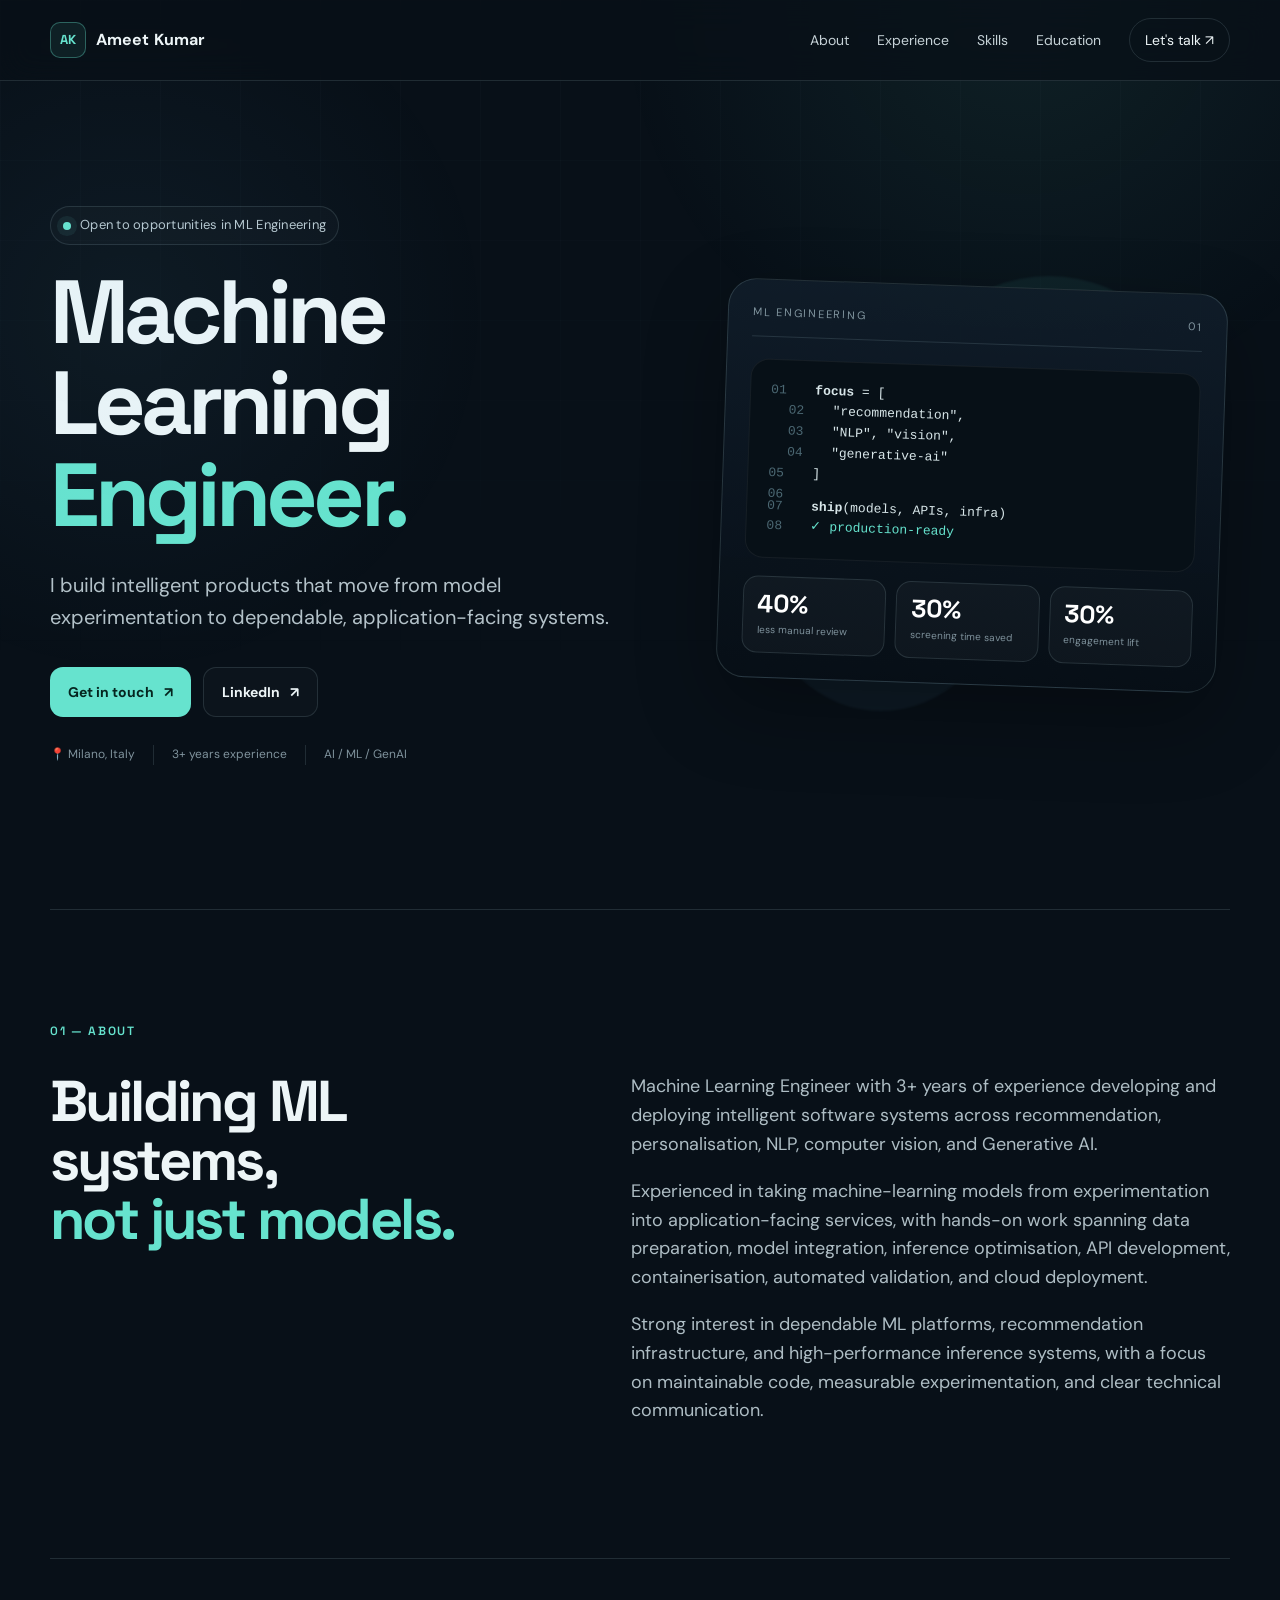
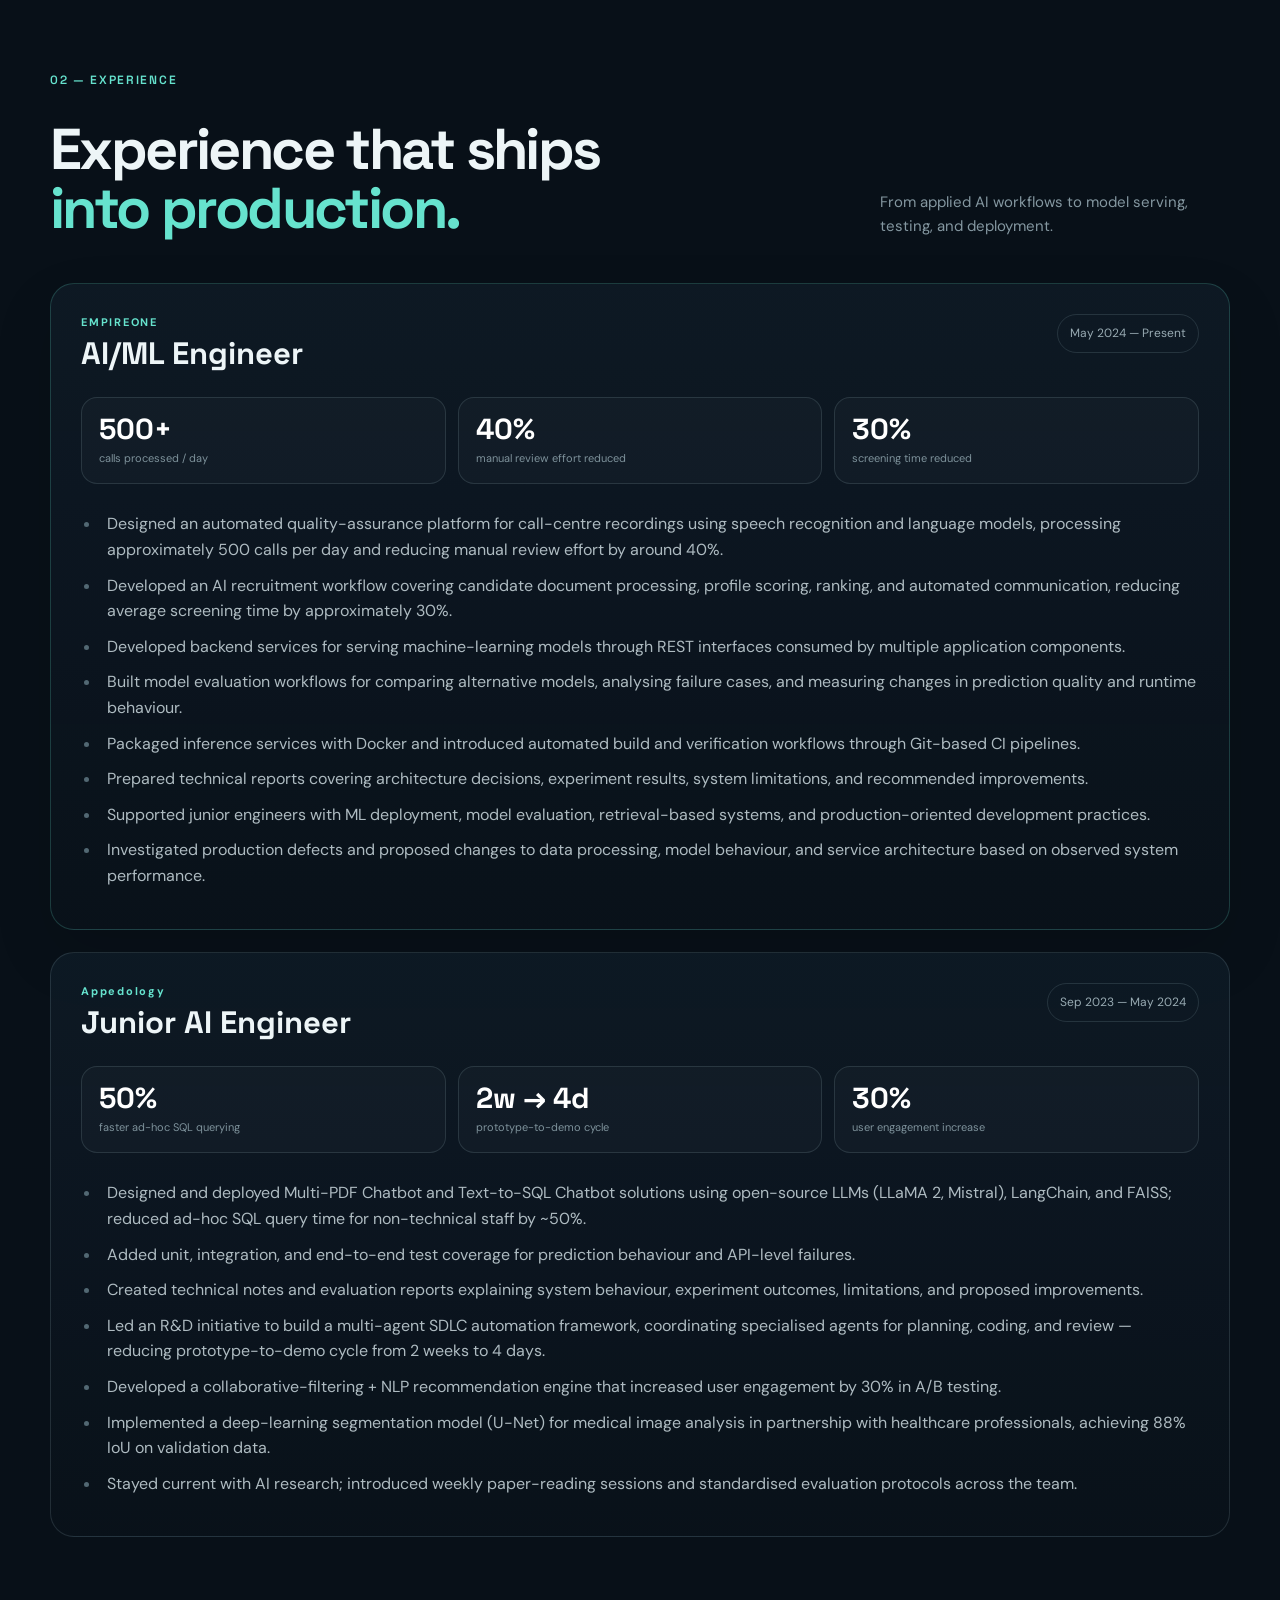
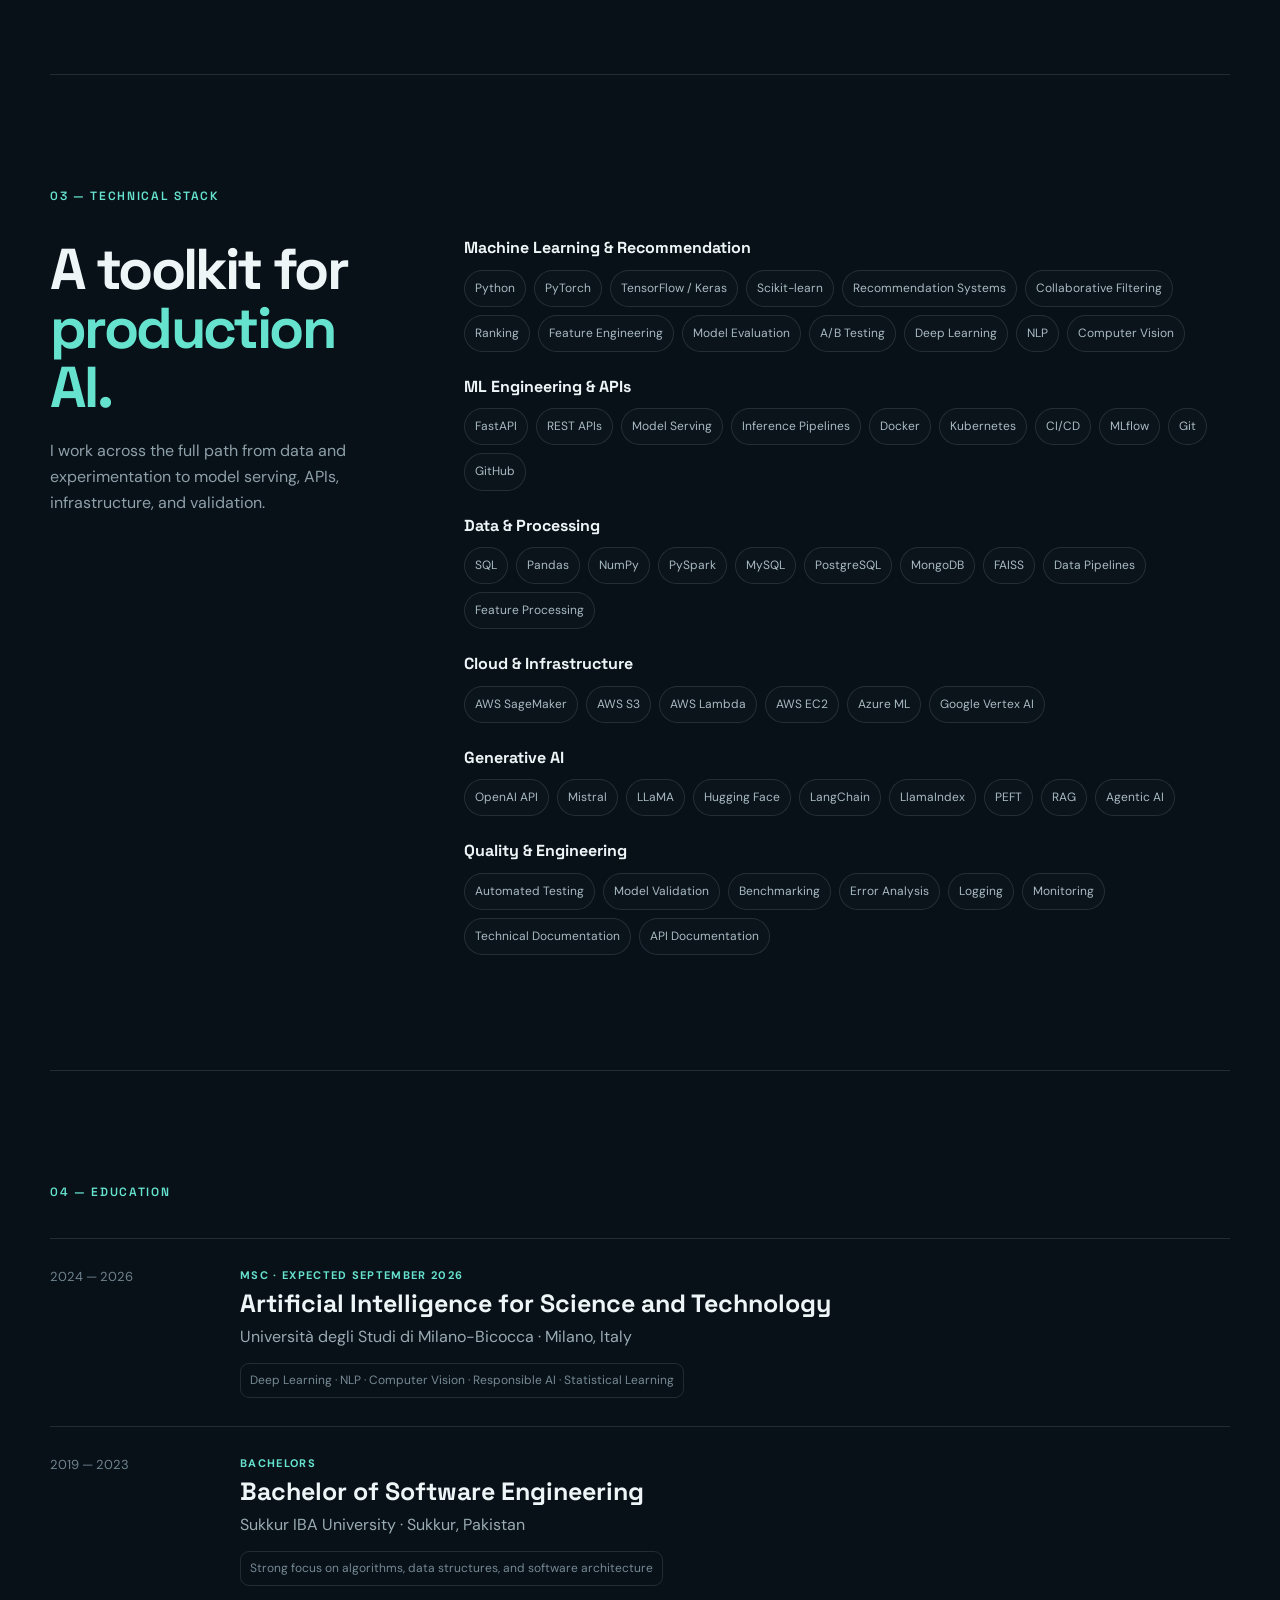
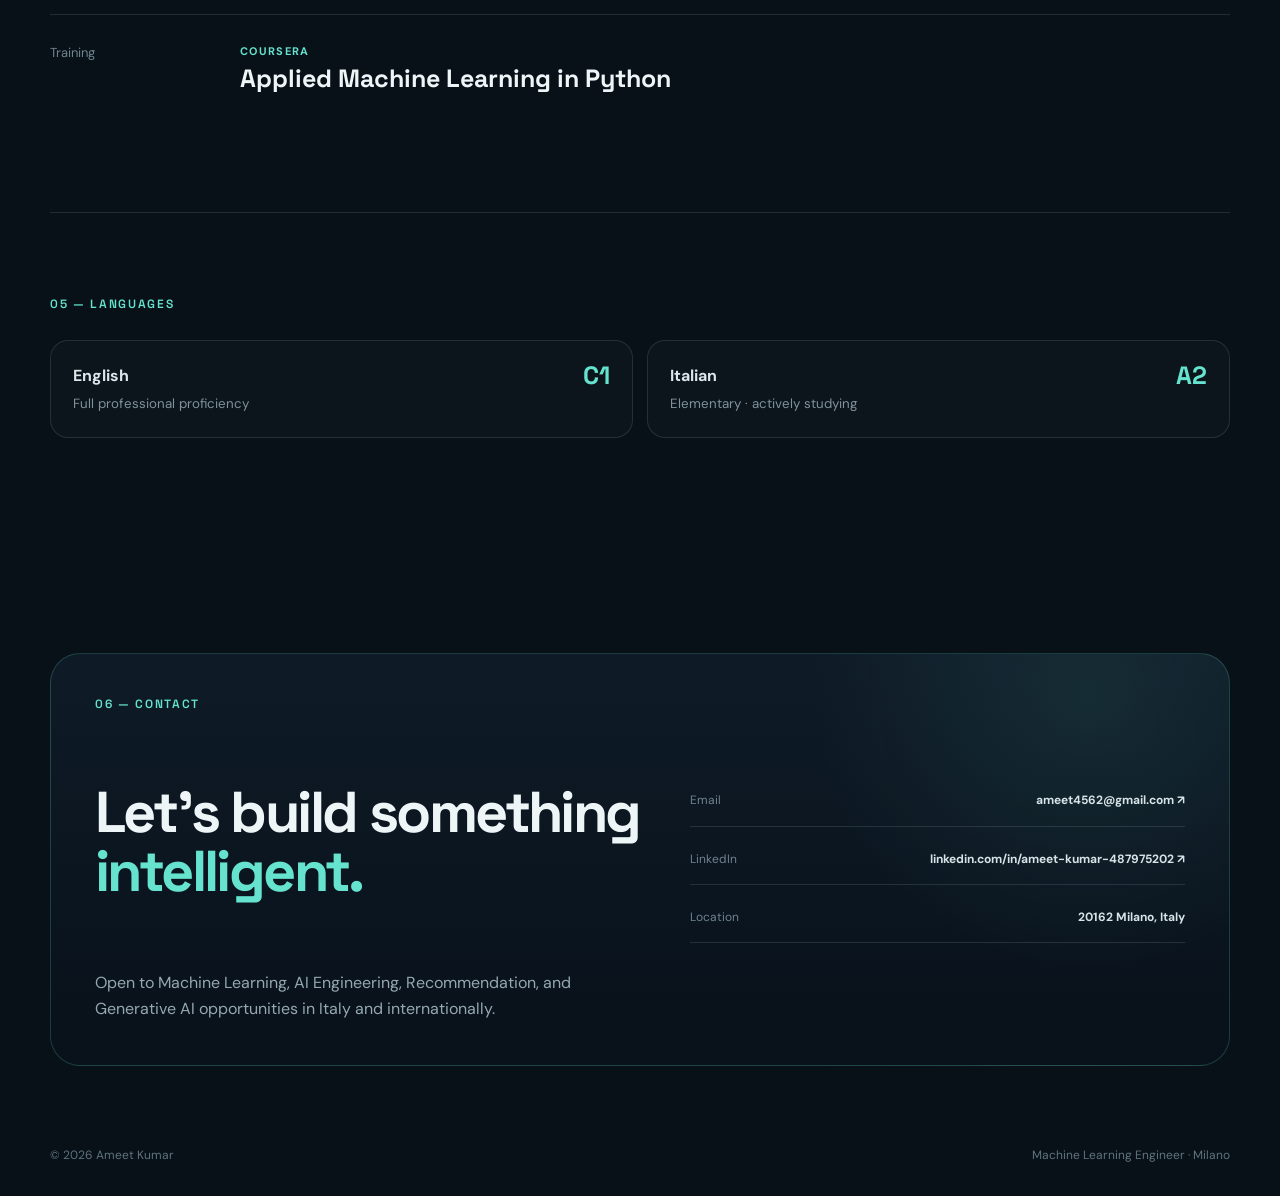
<file: index.html>
<!doctype html>
<html lang="en">
<head>
  <meta charset="utf-8" />
  <meta name="viewport" content="width=device-width, initial-scale=1" />
  <meta name="description" content="Ameet Kumar — Machine Learning Engineer specializing in recommendation, personalization, NLP, computer vision, Generative AI and production ML systems." />
  <title>Ameet Kumar | Machine Learning Engineer</title>
  <link rel="preconnect" href="https://fonts.googleapis.com">
  <link rel="preconnect" href="https://fonts.gstatic.com" crossorigin>
  <link href="https://fonts.googleapis.com/css2?family=DM+Sans:wght@400;500;600;700&family=Space+Grotesk:wght@500;600;700&display=swap" rel="stylesheet">
  <link rel="stylesheet" href="styles.css" />
</head>
<body>
  <div class="background-grid"></div>
  <header class="site-header">
    <a class="brand" href="#top" aria-label="Ameet Kumar home">
      <span class="brand-mark">AK</span>
      <span>Ameet Kumar</span>
    </a>
    <nav class="desktop-nav" aria-label="Primary navigation">
      <a href="#about">About</a>
      <a href="#experience">Experience</a>
      <a href="#skills">Skills</a>
      <a href="#education">Education</a>
      <a class="nav-cta" href="#contact">Let's talk <span>↗</span></a>
    </nav>
    <button class="menu-toggle" aria-label="Open menu" aria-expanded="false">☰</button>
  </header>

  <main id="top">
    <section class="hero section-wrap">
      <div class="hero-copy">
        <div class="eyebrow"><span class="pulse"></span> Open to opportunities in ML Engineering</div>
        <h1>Machine Learning<br><span>Engineer.</span></h1>
        <p class="hero-lead">I build intelligent products that move from model experimentation to dependable, application-facing systems.</p>
        <div class="hero-actions">
          <a class="button button-primary" href="mailto:ameet4562@gmail.com">Get in touch <span>↗</span></a>
          <a class="button button-secondary" href="https://www.linkedin.com/in/ameet-kumar-487975202/" target="_blank" rel="noreferrer">LinkedIn <span>↗</span></a>
        </div>
        <div class="hero-meta">
          <span>📍 Milano, Italy</span>
          <span>3+ years experience</span>
          <span>AI / ML / GenAI</span>
        </div>
      </div>
      <div class="hero-card-wrap">
        <div class="hero-orb orb-one"></div>
        <div class="hero-orb orb-two"></div>
        <div class="profile-card">
          <div class="card-topline"><span>ML ENGINEERING</span><span>01</span></div>
          <div class="code-window">
            <div class="code-row"><span class="code-dim">01</span><span><b>focus</b> = [</span></div>
            <div class="code-row indent"><span class="code-dim">02</span><span>"recommendation",</span></div>
            <div class="code-row indent"><span class="code-dim">03</span><span>"NLP", "vision",</span></div>
            <div class="code-row indent"><span class="code-dim">04</span><span>"generative-ai"</span></div>
            <div class="code-row"><span class="code-dim">05</span><span>]</span></div>
            <div class="code-row spacer"><span class="code-dim">06</span><span></span></div>
            <div class="code-row"><span class="code-dim">07</span><span><b>ship</b>(models, APIs, infra)</span></div>
            <div class="code-row"><span class="code-dim">08</span><span><span class="green">✓ production-ready</span></span></div>
          </div>
          <div class="stat-strip">
            <div><strong>40%</strong><small>less manual review</small></div>
            <div><strong>30%</strong><small>screening time saved</small></div>
            <div><strong>30%</strong><small>engagement lift</small></div>
          </div>
        </div>
      </div>
    </section>

    <section id="about" class="section-wrap section-block">
      <div class="section-kicker">01 — About</div>
      <div class="about-grid">
        <div>
          <h2>Building ML systems,<br><span>not just models.</span></h2>
        </div>
        <div class="about-copy">
          <p>Machine Learning Engineer with 3+ years of experience developing and deploying intelligent software systems across recommendation, personalisation, NLP, computer vision, and Generative AI.</p>
          <p>Experienced in taking machine-learning models from experimentation into application-facing services, with hands-on work spanning data preparation, model integration, inference optimisation, API development, containerisation, automated validation, and cloud deployment.</p>
          <p>Strong interest in dependable ML platforms, recommendation infrastructure, and high-performance inference systems, with a focus on maintainable code, measurable experimentation, and clear technical communication.</p>
        </div>
      </div>
    </section>

    <section id="experience" class="section-wrap section-block">
      <div class="section-kicker">02 — Experience</div>
      <div class="section-heading-row">
        <h2>Experience that ships<br><span>into production.</span></h2>
        <p>From applied AI workflows to model serving, testing, and deployment.</p>
      </div>

      <article class="experience-card featured">
        <div class="experience-head">
          <div>
            <div class="company-label">EMPIREONE</div>
            <h3>AI/ML Engineer</h3>
          </div>
          <div class="date-pill">May 2024 — Present</div>
        </div>
        <div class="metric-row">
          <div><strong>500+</strong><span>calls processed / day</span></div>
          <div><strong>40%</strong><span>manual review effort reduced</span></div>
          <div><strong>30%</strong><span>screening time reduced</span></div>
        </div>
        <ul class="experience-list">
          <li>Designed an automated quality-assurance platform for call-centre recordings using speech recognition and language models, processing approximately 500 calls per day and reducing manual review effort by around 40%.</li>
          <li>Developed an AI recruitment workflow covering candidate document processing, profile scoring, ranking, and automated communication, reducing average screening time by approximately 30%.</li>
          <li>Developed backend services for serving machine-learning models through REST interfaces consumed by multiple application components.</li>
          <li>Built model evaluation workflows for comparing alternative models, analysing failure cases, and measuring changes in prediction quality and runtime behaviour.</li>
          <li>Packaged inference services with Docker and introduced automated build and verification workflows through Git-based CI pipelines.</li>
          <li>Prepared technical reports covering architecture decisions, experiment results, system limitations, and recommended improvements.</li>
          <li>Supported junior engineers with ML deployment, model evaluation, retrieval-based systems, and production-oriented development practices.</li>
          <li>Investigated production defects and proposed changes to data processing, model behaviour, and service architecture based on observed system performance.</li>
        </ul>
      </article>

      <article class="experience-card">
        <div class="experience-head">
          <div>
            <div class="company-label">Appedology</div>
            <h3>Junior AI Engineer</h3>
          </div>
          <div class="date-pill">Sep 2023 — May 2024</div>
        </div>
        <div class="metric-row">
          <div><strong>50%</strong><span>faster ad-hoc SQL querying</span></div>
          <div><strong>2w → 4d</strong><span>prototype-to-demo cycle</span></div>
          <div><strong>30%</strong><span>user engagement increase</span></div>
        </div>
        <ul class="experience-list">
          <li>Designed and deployed Multi-PDF Chatbot and Text-to-SQL Chatbot solutions using open-source LLMs (LLaMA 2, Mistral), LangChain, and FAISS; reduced ad-hoc SQL query time for non-technical staff by ~50%.</li>
          <li>Added unit, integration, and end-to-end test coverage for prediction behaviour and API-level failures.</li>
          <li>Created technical notes and evaluation reports explaining system behaviour, experiment outcomes, limitations, and proposed improvements.</li>
          <li>Led an R&amp;D initiative to build a multi-agent SDLC automation framework, coordinating specialised agents for planning, coding, and review — reducing prototype-to-demo cycle from 2 weeks to 4 days.</li>
          <li>Developed a collaborative-filtering + NLP recommendation engine that increased user engagement by 30% in A/B testing.</li>
          <li>Implemented a deep-learning segmentation model (U-Net) for medical image analysis in partnership with healthcare professionals, achieving 88% IoU on validation data.</li>
          <li>Stayed current with AI research; introduced weekly paper-reading sessions and standardised evaluation protocols across the team.</li>
        </ul>
      </article>
    </section>

    <section id="skills" class="section-wrap section-block">
      <div class="section-kicker">03 — Technical Stack</div>
      <div class="skills-grid">
        <div class="skill-intro">
          <h2>A toolkit for<br><span>production AI.</span></h2>
          <p>I work across the full path from data and experimentation to model serving, APIs, infrastructure, and validation.</p>
        </div>
        <div class="skills-list">
          <div class="skill-group">
            <h3>Machine Learning &amp; Recommendation</h3>
            <div class="chips"><span>Python</span><span>PyTorch</span><span>TensorFlow / Keras</span><span>Scikit-learn</span><span>Recommendation Systems</span><span>Collaborative Filtering</span><span>Ranking</span><span>Feature Engineering</span><span>Model Evaluation</span><span>A/B Testing</span><span>Deep Learning</span><span>NLP</span><span>Computer Vision</span></div>
          </div>
          <div class="skill-group">
            <h3>ML Engineering &amp; APIs</h3>
            <div class="chips"><span>FastAPI</span><span>REST APIs</span><span>Model Serving</span><span>Inference Pipelines</span><span>Docker</span><span>Kubernetes</span><span>CI/CD</span><span>MLflow</span><span>Git</span><span>GitHub</span></div>
          </div>
          <div class="skill-group">
            <h3>Data &amp; Processing</h3>
            <div class="chips"><span>SQL</span><span>Pandas</span><span>NumPy</span><span>PySpark</span><span>MySQL</span><span>PostgreSQL</span><span>MongoDB</span><span>FAISS</span><span>Data Pipelines</span><span>Feature Processing</span></div>
          </div>
          <div class="skill-group">
            <h3>Cloud &amp; Infrastructure</h3>
            <div class="chips"><span>AWS SageMaker</span><span>AWS S3</span><span>AWS Lambda</span><span>AWS EC2</span><span>Azure ML</span><span>Google Vertex AI</span></div>
          </div>
          <div class="skill-group">
            <h3>Generative AI</h3>
            <div class="chips"><span>OpenAI API</span><span>Mistral</span><span>LLaMA</span><span>Hugging Face</span><span>LangChain</span><span>LlamaIndex</span><span>PEFT</span><span>RAG</span><span>Agentic AI</span></div>
          </div>
          <div class="skill-group">
            <h3>Quality &amp; Engineering</h3>
            <div class="chips"><span>Automated Testing</span><span>Model Validation</span><span>Benchmarking</span><span>Error Analysis</span><span>Logging</span><span>Monitoring</span><span>Technical Documentation</span><span>API Documentation</span></div>
          </div>
        </div>
      </div>
    </section>

    <section id="education" class="section-wrap section-block">
      <div class="section-kicker">04 — Education</div>
      <div class="education-list">
        <article class="education-item">
          <div class="edu-year">2024 — 2026</div>
          <div class="edu-main">
            <div class="degree-type">MSc · Expected September 2026</div>
            <h3>Artificial Intelligence for Science and Technology</h3>
            <p>Università degli Studi di Milano-Bicocca · Milano, Italy</p>
            <div class="edu-note">Deep Learning · NLP · Computer Vision · Responsible AI · Statistical Learning</div>
          </div>
        </article>
        <article class="education-item">
          <div class="edu-year">2019 — 2023</div>
          <div class="edu-main">
            <div class="degree-type">Bachelors</div>
            <h3>Bachelor of Software Engineering</h3>
            <p>Sukkur IBA University · Sukkur, Pakistan</p>
            <div class="edu-note">Strong focus on algorithms, data structures, and software architecture</div>
          </div>
        </article>
        <article class="education-item compact">
          <div class="edu-year">Training</div>
          <div class="edu-main">
            <div class="degree-type">Coursera</div>
            <h3>Applied Machine Learning in Python</h3>
          </div>
        </article>
      </div>
    </section>

    <section class="section-wrap section-block languages-section">
      <div class="section-kicker">05 — Languages</div>
      <div class="language-grid">
        <div class="language-card"><span>English</span><strong>C1</strong><small>Full professional proficiency</small></div>
        <div class="language-card"><span>Italian</span><strong>A2</strong><small>Elementary · actively studying</small></div>
      </div>
    </section>

    <section id="contact" class="section-wrap contact-section">
      <div class="contact-card">
        <div class="section-kicker">06 — Contact</div>
        <h2>Let's build something<br><span>intelligent.</span></h2>
        <p>Open to Machine Learning, AI Engineering, Recommendation, and Generative AI opportunities in Italy and internationally.</p>
        <div class="contact-links">
          <a href="mailto:ameet4562@gmail.com"><span>Email</span><b>ameet4562@gmail.com ↗</b></a>
          <a href="https://www.linkedin.com/in/ameet-kumar-487975202/" target="_blank" rel="noreferrer"><span>LinkedIn</span><b>linkedin.com/in/ameet-kumar-487975202 ↗</b></a>
          <div><span>Location</span><b>20162 Milano, Italy</b></div>
        </div>
      </div>
    </section>
  </main>

  <footer class="site-footer section-wrap">
    <span>© <span id="year"></span> Ameet Kumar</span>
    <span>Machine Learning Engineer · Milano</span>
  </footer>

  <script>
    const toggle = document.querySelector('.menu-toggle');
    const nav = document.querySelector('.desktop-nav');
    toggle.addEventListener('click', () => {
      const open = nav.classList.toggle('open');
      toggle.setAttribute('aria-expanded', open);
    });
    document.querySelectorAll('.desktop-nav a').forEach(a => a.addEventListener('click', () => nav.classList.remove('open')));
    document.getElementById('year').textContent = new Date().getFullYear();
  </script>
</body>
</html>
</file>
<file: styles.css>
:root{
  --bg:#081018;
  --panel:#0d1721;
  --panel-2:#101d29;
  --text:#edf5f7;
  --muted:#9aaab4;
  --line:rgba(183,218,224,.14);
  --accent:#66e3ce;
  --accent-2:#7ccfff;
  --max:1180px;
  --radius:24px;
}
*{box-sizing:border-box}
html{scroll-behavior:smooth}
body{margin:0;background:var(--bg);color:var(--text);font-family:'DM Sans',sans-serif;line-height:1.6;overflow-x:hidden}
body:before{content:"";position:fixed;inset:0;pointer-events:none;background:radial-gradient(circle at 80% 0%,rgba(102,227,206,.08),transparent 30%),radial-gradient(circle at 10% 35%,rgba(124,207,255,.06),transparent 28%)}
a{color:inherit;text-decoration:none}
.background-grid{position:fixed;inset:0;pointer-events:none;opacity:.18;background-image:linear-gradient(var(--line) 1px,transparent 1px),linear-gradient(90deg,var(--line) 1px,transparent 1px);background-size:80px 80px;mask-image:linear-gradient(to bottom,black,transparent 85%)}
.section-wrap{width:min(calc(100% - 40px),var(--max));margin-inline:auto}
.site-header{position:sticky;top:0;z-index:50;display:flex;align-items:center;justify-content:space-between;padding:18px max(20px,calc((100vw - var(--max))/2));background:rgba(8,16,24,.78);backdrop-filter:blur(16px);border-bottom:1px solid var(--line)}
.brand{display:flex;align-items:center;gap:10px;font-weight:700;letter-spacing:.1px}
.brand-mark{width:36px;height:36px;border:1px solid rgba(102,227,206,.35);display:grid;place-items:center;border-radius:10px;background:rgba(102,227,206,.08);color:var(--accent);font-family:'Space Grotesk',sans-serif;font-size:13px}
.desktop-nav{display:flex;align-items:center;gap:28px;font-size:14px;color:#c6d2d7}.desktop-nav a{transition:.2s ease}.desktop-nav a:hover{color:var(--accent)}
.nav-cta{border:1px solid var(--line);padding:10px 15px;border-radius:999px;color:var(--text)!important}.nav-cta:hover{border-color:rgba(102,227,206,.45);background:rgba(102,227,206,.06)}
.menu-toggle{display:none;background:none;border:0;color:var(--text);font-size:24px}
.hero{display:grid;grid-template-columns:1.08fr .92fr;gap:60px;align-items:center;min-height:calc(100vh - 72px);padding-top:50px;padding-bottom:70px}
.eyebrow{display:inline-flex;align-items:center;gap:9px;color:#b8c8cf;font-size:13px;letter-spacing:.02em;border:1px solid var(--line);padding:8px 12px;border-radius:999px;background:rgba(255,255,255,.018)}
.pulse{width:8px;height:8px;background:var(--accent);border-radius:50%;box-shadow:0 0 0 6px rgba(102,227,206,.08)}
h1,h2,h3{font-family:'Space Grotesk',sans-serif;line-height:1.02;margin:0}h1{font-size:clamp(4rem,7vw,6.6rem);letter-spacing:-.055em;margin-top:22px}h1 span,h2 span{color:var(--accent)}
.hero-lead{font-size:20px;max-width:650px;color:#b4c2c9;margin:28px 0 0}
.hero-actions{display:flex;gap:12px;margin-top:34px}.button{display:inline-flex;align-items:center;gap:10px;padding:13px 18px;border-radius:13px;font-weight:700;font-size:14px;transition:.2s ease}.button-primary{background:var(--accent);color:#05251f}.button-primary:hover{transform:translateY(-2px);box-shadow:0 12px 35px rgba(102,227,206,.18)}.button-secondary{border:1px solid var(--line);background:rgba(255,255,255,.02)}.button-secondary:hover{border-color:rgba(124,207,255,.35);background:rgba(124,207,255,.05)}
.hero-meta{display:flex;gap:18px;flex-wrap:wrap;color:#7f929c;font-size:12px;margin-top:28px}.hero-meta span{padding-right:18px;border-right:1px solid var(--line)}.hero-meta span:last-child{border-right:0}
.hero-card-wrap{position:relative;min-height:550px;display:grid;place-items:center}.hero-orb{position:absolute;border-radius:50%;filter:blur(1px)}.orb-one{width:300px;height:300px;background:rgba(102,227,206,.07);top:12%;right:6%}.orb-two{width:230px;height:230px;background:rgba(124,207,255,.06);bottom:9%;left:10%}
.profile-card{position:relative;width:min(100%,500px);border:1px solid rgba(185,220,225,.16);background:linear-gradient(180deg,rgba(16,29,41,.95),rgba(7,15,23,.97));border-radius:28px;padding:24px;box-shadow:0 30px 80px rgba(0,0,0,.3);transform:rotate(2deg)}
.card-topline{display:flex;justify-content:space-between;font-size:11px;letter-spacing:.16em;color:#81959f;border-bottom:1px solid var(--line);padding-bottom:14px}.code-window{margin-top:22px;background:#071017;border:1px solid rgba(255,255,255,.06);padding:20px;border-radius:18px;font-family:ui-monospace,SFMono-Regular,Menlo,monospace;font-size:13px;color:#d8e6e9}.code-row{display:grid;grid-template-columns:34px 1fr;gap:10px}.code-dim{color:#4b6772}.indent{padding-left:18px}.spacer{height:12px}.green{color:var(--accent)}.stat-strip{display:grid;grid-template-columns:repeat(3,1fr);gap:10px;margin-top:18px}.stat-strip>div{padding:14px;background:rgba(255,255,255,.03);border:1px solid var(--line);border-radius:15px}.stat-strip strong{display:block;font:700 25px/1 'Space Grotesk';color:#fff}.stat-strip small{display:block;color:#7f929c;font-size:10px;margin-top:6px}
.section-block{padding:115px 0;border-top:1px solid var(--line)}.section-kicker{font:600 12px/1 'Space Grotesk';color:var(--accent);letter-spacing:.14em;text-transform:uppercase}.about-grid{display:grid;grid-template-columns:.9fr 1.1fr;gap:90px;margin-top:35px}h2{font-size:clamp(2.5rem,4.5vw,4.4rem);letter-spacing:-.045em} .about-copy{font-size:18px;color:#aebdc4}.about-copy p:first-child{margin-top:0}
.section-heading-row{display:flex;justify-content:space-between;gap:30px;align-items:end;margin-top:34px;margin-bottom:45px}.section-heading-row p{max-width:350px;color:#8497a0;margin:0;font-size:15px}
.experience-card{border:1px solid var(--line);background:linear-gradient(180deg,rgba(16,29,41,.72),rgba(10,18,27,.68));border-radius:var(--radius);padding:30px;margin-bottom:22px}.experience-card.featured{border-color:rgba(102,227,206,.2);box-shadow:0 25px 60px rgba(0,0,0,.12)}
.experience-head{display:flex;justify-content:space-between;gap:20px;align-items:flex-start}.company-label{color:var(--accent);font-size:11px;letter-spacing:.16em;font-weight:700}.experience-head h3{font-size:31px;margin-top:7px}.date-pill{padding:9px 12px;border:1px solid var(--line);border-radius:999px;color:#98aab2;font-size:12px;white-space:nowrap}
.metric-row{display:grid;grid-template-columns:repeat(3,1fr);gap:12px;margin:27px 0}.metric-row>div{padding:16px 17px;border-radius:16px;background:rgba(255,255,255,.025);border:1px solid var(--line)}.metric-row strong{display:block;font:700 29px/1 'Space Grotesk';color:#fff}.metric-row span{display:block;color:#7e929b;font-size:11px;margin-top:7px}
.experience-list{margin:0;padding-left:20px;color:#aebbc1}.experience-list li{margin:10px 0;padding-left:6px}.experience-list li::marker{color:#526873}
.skills-grid{display:grid;grid-template-columns:.62fr 1.38fr;gap:70px;margin-top:38px}.skill-intro p{color:#8ea0a8;max-width:310px;margin-top:22px}.skills-list{display:grid;gap:27px}.skill-group h3{font-size:16px;margin-bottom:13px}.chips{display:flex;flex-wrap:wrap;gap:8px}.chips span{font-size:12px;color:#a9bbc2;padding:8px 10px;border:1px solid var(--line);border-radius:999px;background:rgba(255,255,255,.015)}
.education-list{margin-top:40px;border-top:1px solid var(--line)}.education-item{display:grid;grid-template-columns:160px 1fr;gap:30px;padding:28px 0;border-bottom:1px solid var(--line)}.education-item.compact{padding-bottom:5px;border-bottom:0}.edu-year{color:#6f838d;font-size:13px}.degree-type{color:var(--accent);font-size:11px;letter-spacing:.12em;text-transform:uppercase;font-weight:700}.edu-main h3{font-size:25px;margin-top:6px}.edu-main p{margin:8px 0 0;color:#9aabb2}.edu-note{display:inline-block;margin-top:13px;color:#768a94;font-size:12px;padding:7px 9px;border:1px solid var(--line);border-radius:9px}
.languages-section{padding-top:85px}.language-grid{display:grid;grid-template-columns:repeat(2,1fr);gap:14px;margin-top:30px}.language-card{display:grid;grid-template-columns:1fr auto;gap:5px;align-items:center;padding:22px;border:1px solid var(--line);background:rgba(255,255,255,.02);border-radius:18px}.language-card span{color:#dce7ea;font-weight:700}.language-card strong{font:700 25px/1 'Space Grotesk';color:var(--accent)}.language-card small{grid-column:1/-1;color:#7f929c}
.contact-section{padding-top:100px;padding-bottom:80px}.contact-card{border:1px solid rgba(102,227,206,.2);border-radius:30px;padding:44px;background:radial-gradient(circle at 88% 10%,rgba(102,227,206,.09),transparent 25%),linear-gradient(180deg,rgba(15,28,40,.95),rgba(9,18,26,.95));display:grid;grid-template-columns:1fr .9fr;gap:45px}.contact-card h2{margin-top:28px}.contact-card>p{grid-column:1;max-width:530px;color:#95a8b1;margin:25px 0 0}.contact-links{grid-column:2;grid-row:1/4;display:grid;align-content:center;gap:8px}.contact-links a,.contact-links>div{display:flex;justify-content:space-between;gap:15px;padding:15px 0;border-bottom:1px solid var(--line)}.contact-links span{color:#6f838d;font-size:12px}.contact-links b{font-size:12px;color:#d7e4e7;text-align:right;word-break:break-word}.contact-links a:hover b{color:var(--accent)}
.site-footer{display:flex;justify-content:space-between;color:#5f747e;font-size:12px;padding:0 0 30px}
@media (max-width: 900px){.desktop-nav{display:none}.desktop-nav.open{display:flex;position:absolute;left:20px;right:20px;top:72px;flex-direction:column;align-items:stretch;padding:18px;border:1px solid var(--line);border-radius:18px;background:#0b151e;gap:4px}.desktop-nav.open a{padding:12px}.menu-toggle{display:block}.hero{grid-template-columns:1fr;min-height:auto;padding-top:80px}.hero-card-wrap{min-height:450px}.about-grid,.skills-grid,.contact-card{grid-template-columns:1fr;gap:35px}.contact-links{grid-column:auto;grid-row:auto}.contact-card>p{grid-column:auto}.section-heading-row{display:block}.section-heading-row p{margin-top:18px}.profile-card{transform:none}}
@media (max-width: 620px){.section-wrap{width:min(calc(100% - 28px),var(--max))}.site-header{padding:14px}.hero{padding-top:55px}.hero-lead{font-size:18px}h1{font-size:3.8rem}.hero-meta{display:grid;gap:8px}.hero-meta span{border-right:0;padding-right:0}.hero-card-wrap{min-height:390px}.profile-card{padding:17px}.metric-row{grid-template-columns:1fr}.experience-head{display:block}.date-pill{display:inline-block;margin-top:14px}.education-item{grid-template-columns:1fr;gap:8px}.language-grid{grid-template-columns:1fr}.site-footer{display:block}.site-footer span+span{display:block;margin-top:6px}}
@media (prefers-reduced-motion: reduce){html{scroll-behavior:auto}*{transition:none!important}}
</file>
